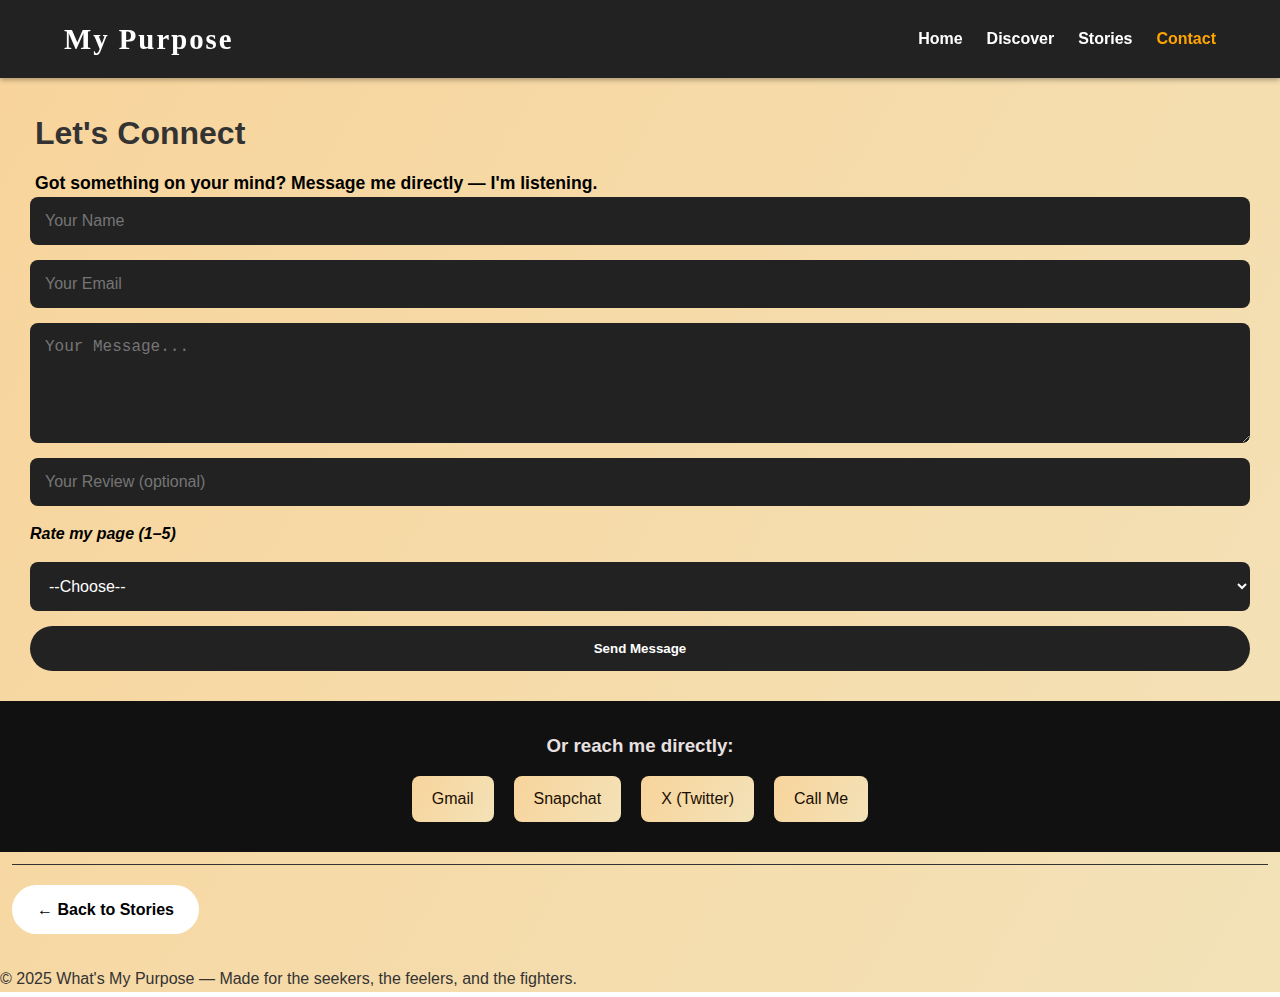
<file: contact.html>
<!DOCTYPE html>
<html lang="en">
<head>
  <meta charset="UTF-8" />
  <meta name="viewport" content="width=device-width, initial-scale=1" />
  <title>What's My Purpose? - Contact</title>
 <link rel="stylesheet" href="styles/contact.css">
</head>
<body>
  <header>
    <nav>
      <h1 class="logo">My Purpose</h1>
      <ul>
        <li><a href="index.html">Home</a></li>
         <li><a href="discover.html">Discover</a></li>
        <li><a href="stories.html">Stories</a></li>
        <li><a href="contact.html" class="active">Contact</a></li>
      </ul>
    </nav>
  </header>
<section class="contact-form-section">
  <div class="contact-intro">
    <h1>Let's Connect</h1>
    <p>Got something on your mind? Message me directly — I'm listening.</p>
  </div>
  <form id="contactForm">
    <input type="text" id="name" placeholder="Your Name" required>
    <input type="email" id="email" placeholder="Your Email" required>
    <textarea id="message" rows="5" placeholder="Your Message..." required></textarea>

    <input type="text" id="review" placeholder="Your Review (optional)">
    
    <label for="rating" class="rating">Rate my page (1–5)</label>
    <select id="rating">
      <option value="">--Choose--</option>
      <option value="5">5 - Excellent</option>
      <option value="4">4 - Great</option>
      <option value="3">3 - Good</option>
      <option value="2">2 - Fair</option>
      <option value="1">1 - Poor</option>
    </select>

    <button type="submit">Send Message</button>
  </form>
</section>

<section class="contact-socials">
  <h3>Or reach me directly:</h3>
  <div class="social-icons">
    <a href="mailto:angelsenzy12@gmail.com" title="Gmail">Gmail</a>
    <a href="https://snapchat.com/t/cda68Rj9" target="_blank" title="Snapchat">Snapchat</a>
    <a href="https://x.com/senzywf?s=21" target="_blank" title="X (Twitter)">X (Twitter)</a>
    <a href="tel:‪+2347078693662‬" title="Phone">Call Me</a>
  </div>
</section>

   <!-- Bottom Navigation -->
   <div class="bottom-links">
    <a href="stories.html" class="btn-link">← Back to Stories</a>
  </div>

    <footer>
    <p>&copy; 2025 What's My Purpose — Made for the seekers, the feelers, and the fighters.</p>
  </footer>

  <script>
      
      document.getElementById('contactForm').addEventListener('submit', function(e) {
    e.preventDefault();
  
    const name = document.getElementById('name').value.trim();
    const email = document.getElementById('email').value.trim();
    const message = document.getElementById('message').value.trim();
    const review = document.getElementById('review').value.trim();
    const rating = document.getElementById('rating').value;
  
    const mailto = `mailto:angelsenzy12@gmail.com?subject=New Contact from ${name}&body=
  Name: ${name}%0DEmail: ${email}%0DMessage: ${message}%0DReview: ${review}%0DRating: ${rating}`;
  
    window.location.href = mailto;
  });
  
  </script>
</body>
</html>
</file>
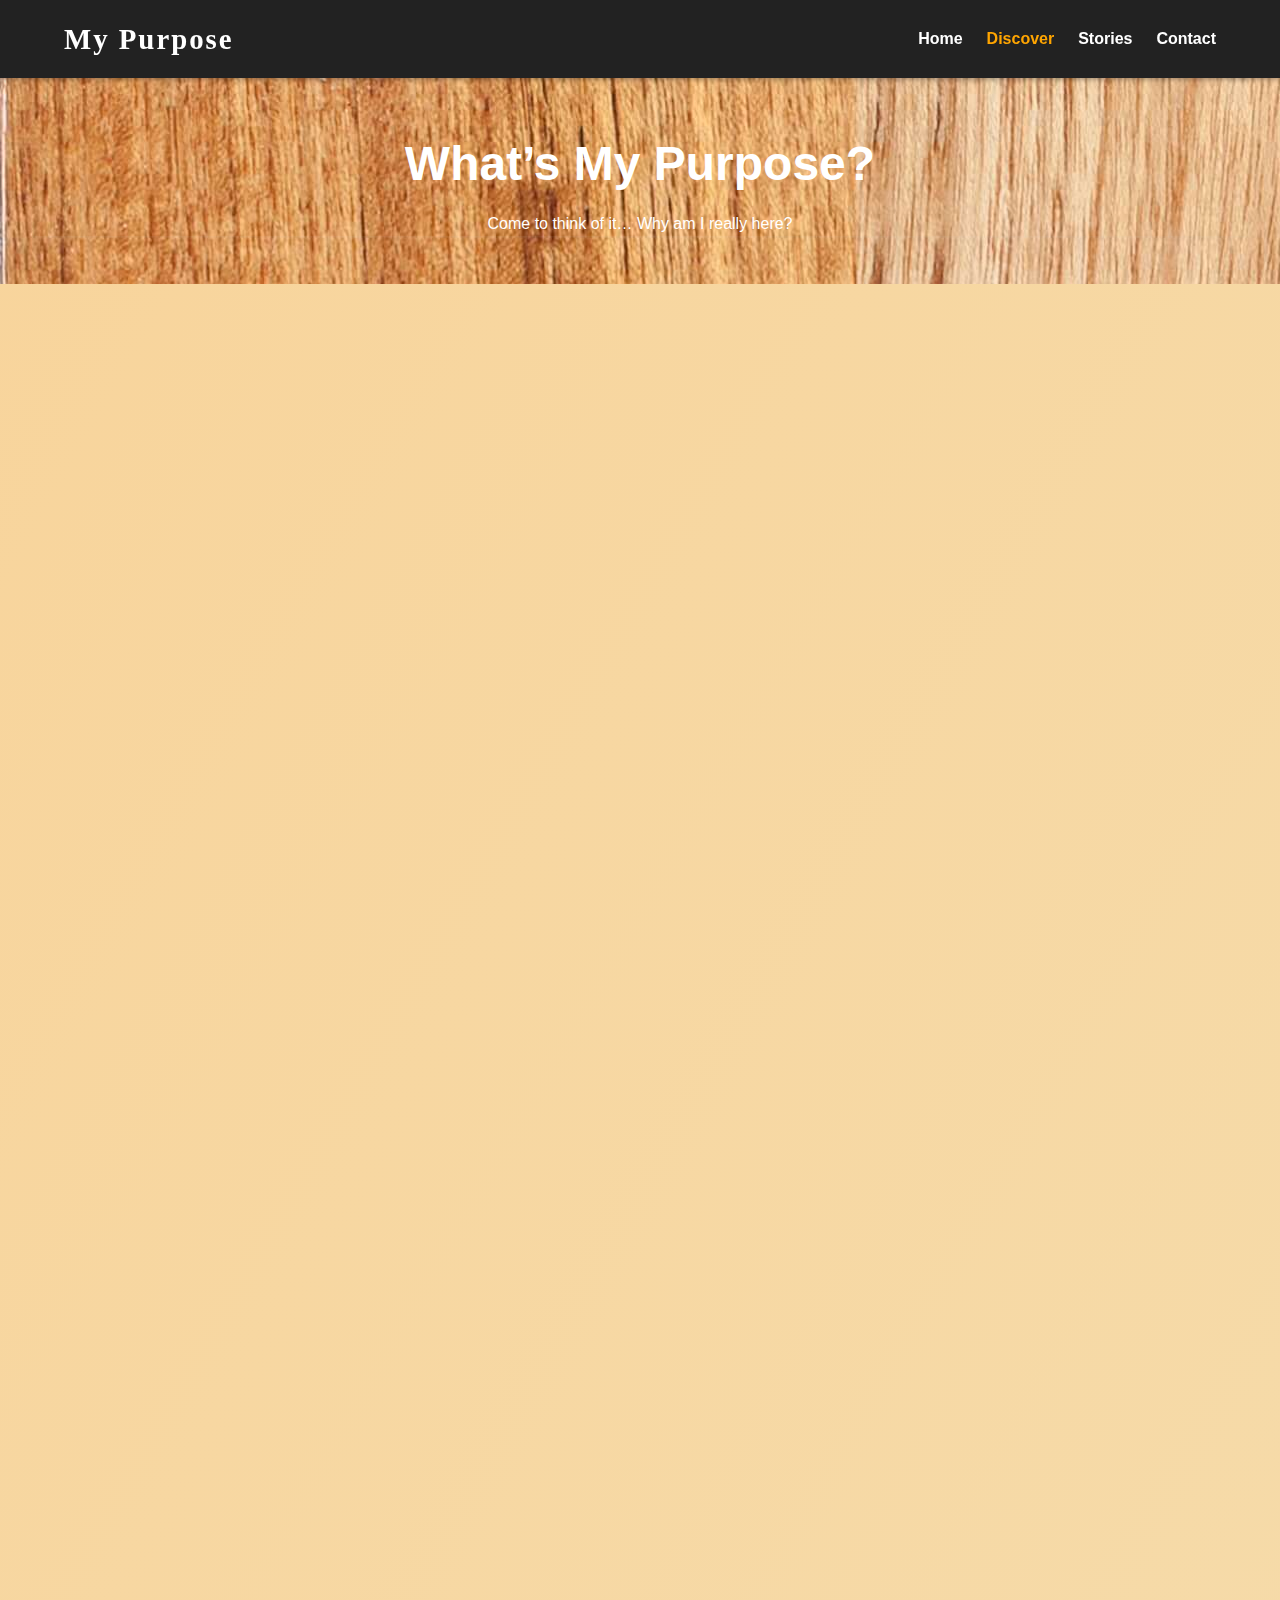
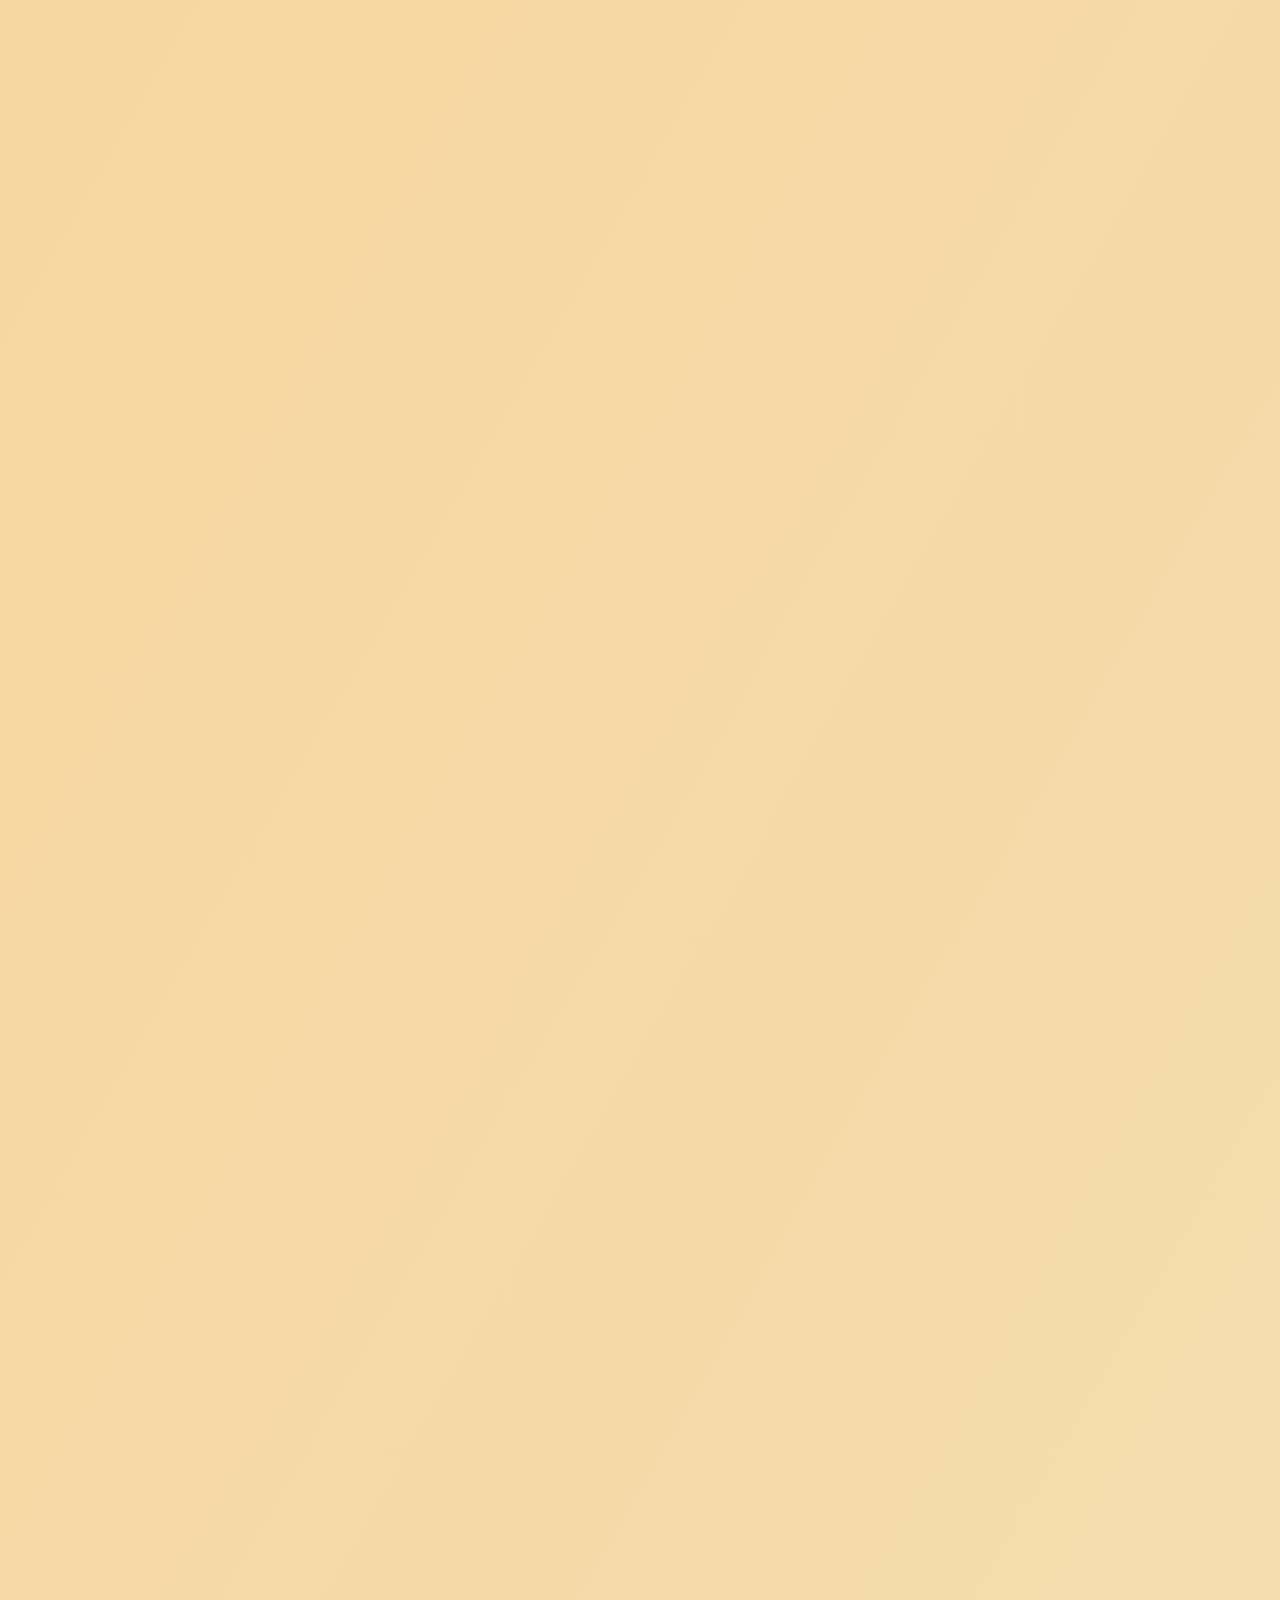
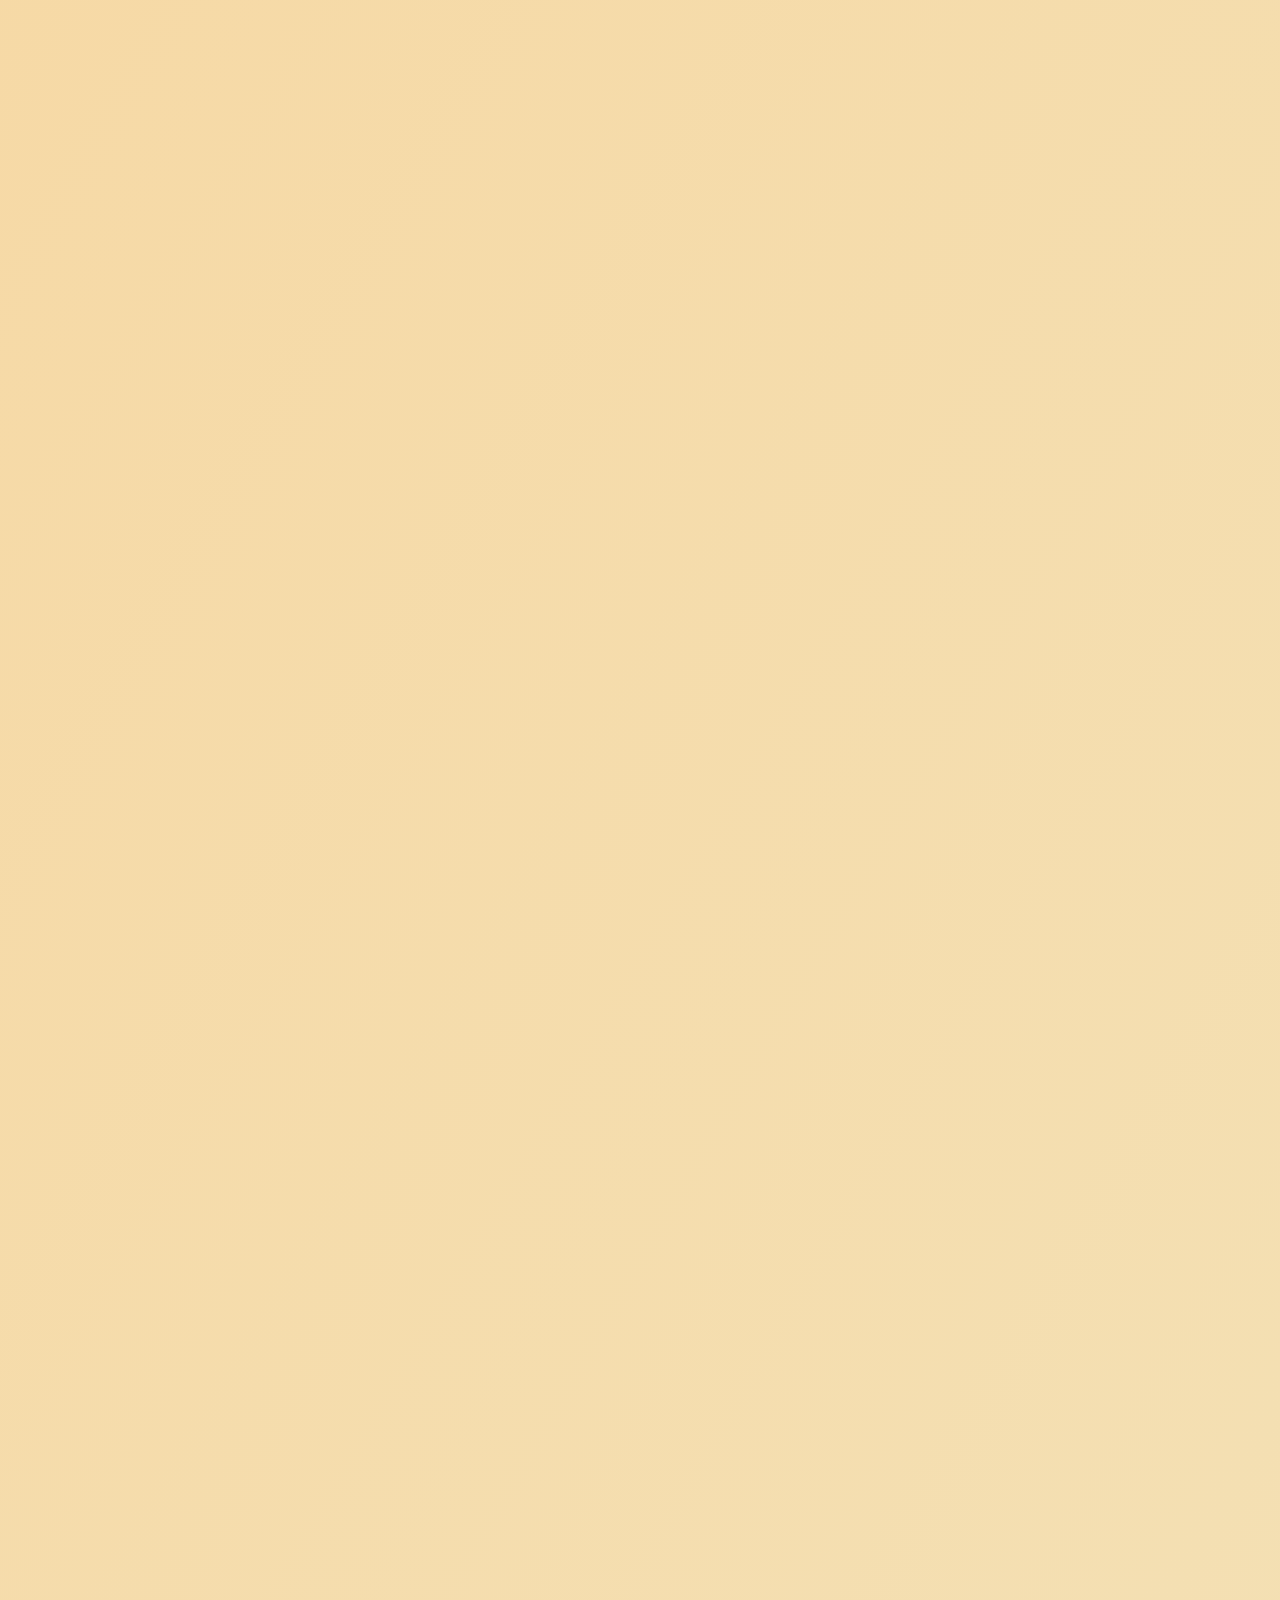
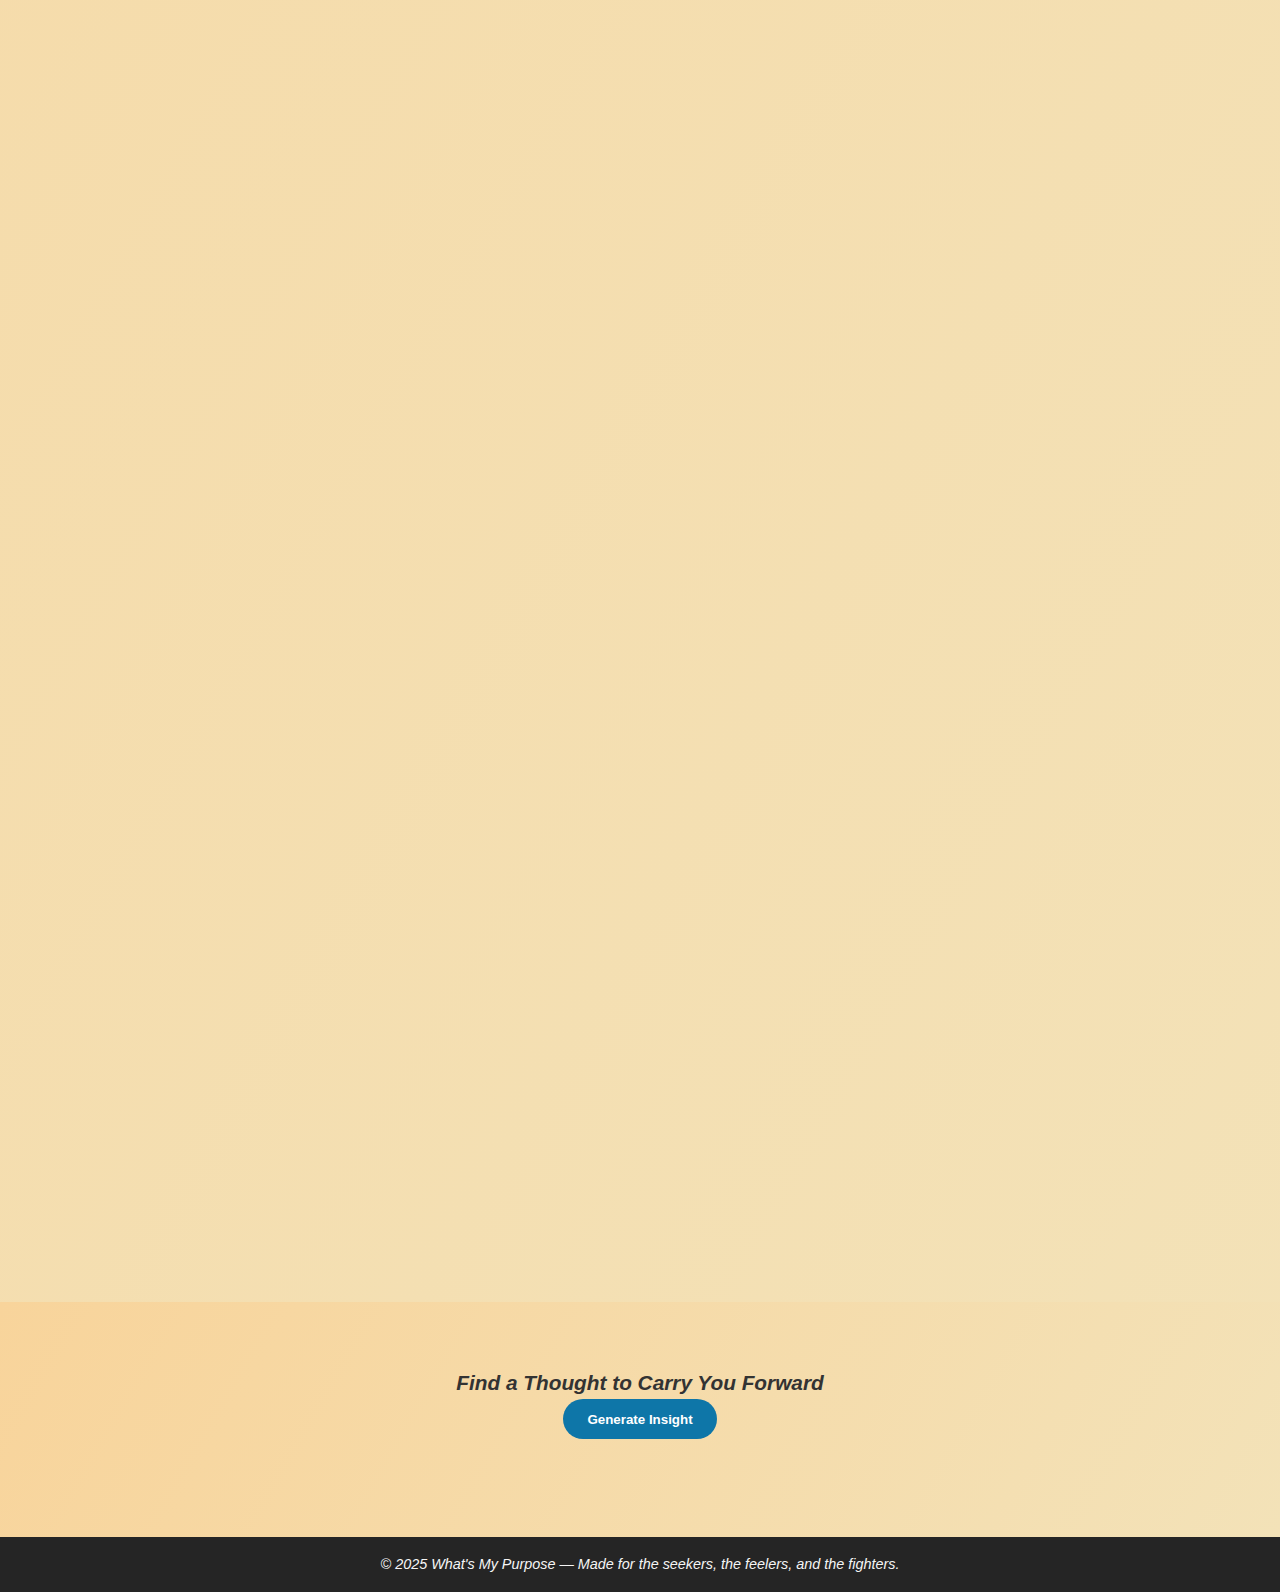
<file: discover.html>
<!DOCTYPE html>
<html lang="en">
<head>
  <meta charset="UTF-8" />
  <meta name="viewport" content="width=device-width, initial-scale=1" />
  <title>What's My Purpose? - Discover</title>
  <link rel="stylesheet" href="styles/discover.css" />
</head>
<body>
  <header>
    <nav>
      <h1 class="logo">My Purpose</h1>
      <ul>
        <li><a href="index.html">Home</a></li>
        <li><a href="discover.html" class="active">Discover</a></li>
        <li><a href="stories.html">Stories</a></li>
        <li><a href="contact.html">Contact</a></li>
      </ul>
    </nav>
  </header>

 <section class="hero-section" style="background-image: url(images/maria-kovalets-AE84zZ5C1Ws-unsplash\ \(1\).jpg);">
    <div class="hero-text">
      <h2>What’s My Purpose?</h2>
      <p>Come to think of it… Why am I really here?</p>
    </div>
  </section>

  <section class="content-section fade-in">
   <div class="text-block">
    <h3>What’s My Purpose?</h3>
      <p>
        We all arrive here carrying questions we rarely say out loud.  
        <strong>Why am I here?,</strong>  
        <strong>What am I really meant to do?,</strong>  
        Are we just surviving days, chasing bills, scrolling through highlight reels, hoping something finally feels like "enough"?  
        <br/>
        Deep down, something calls out not louder, but deeper. A restlessness, a knowing.  
        It shows up in quiet moments when no one is watching. When the noise fades and you wonder if there’s more to you than what you do.  
        <strong>Your purpose isn’t hidden from you. It’s hidden in you.</strong>  
        You’re not just a body moving through time. You’re a soul in search of expression.  
        And every experience you’ve had the joy, the trauma, the failures might just be preparing you to live it out.  
        <br/>
        Purpose isn’t about fame or being perfect.  
        It’s about alignment.  
        It’s about waking up to yourself.  
        <strong>What if your pain is part of the compass?,</strong>  
        <strong>What if your passion is the path?</strong>  
        You don’t have to have all the answers today. But if you’re asking… then you’ve already started the journey.
      </p>
   </div>
  </section>

  <section class="content-section fade-in">
    <div class="text-block">
  <h3>The Voice Inside</h3>
    <p>
    You’ve probably heard it <em>soft, but persistent</em>.
    That subtle ache you carry in your chest when everything goes quiet.
    The whisper that tells you there’s <strong>more to this life</strong> than what you’re doing right now.
    That this cycle <em>wake, work, scroll, sleep</em>wasn’t all you were made for.Sometimes it sounds like a question you can't silence:<strong>“Is this it?”</strong>
    Sometimes it feels like a slow burn in your stomach when you watch someone else walk boldly in their light and you wonder where yours went.Or maybe it’s in the silence after you laugh with your friends, and a strange emptiness creeps in.You’ve tried to drown it out with noise.Music. Social media. Hustle. Distractions.But that <strong>buried voice</strong> doesn’t leave it only grows louder in the still moments.<br>

    <strong>That voice is not your enemy.</strong>
    It’s your soul reminding you of the life you were meant to live.A life that carries weight. A life that leaves a mark.
    A life that has <strong>meaning beyond survival</strong>.You are not crazy for wanting more.
    You are not weak for questioning everything.
    You are not lost <em>you’re listening</em>.

    <strong>Pay attention to that voice.</strong><br>
    It’s been trying to guide you through the fog, through the noise, through the fear.<br>
    It’s been waiting for you to finally sit still and say:<br>
    <strong>“Okay. I’m ready to listen.”</strong><br>

    And when you do, you’ll realize — <strong>purpose has always been whispering your name.</strong>
  </p>

    </div>
  </section>

  <section class="content-section fade-in">
    <div class="text-block">
  <h3>The Myths That Break Us</h3>
  <p>
    We’ve been fed so many lies, and we swallowed them because they sounded safe.That <strong>purpose is a job title</strong>. That you have to know everything by 21.That if you haven’t figured it out by 25, you’ve failed at life.
    That it’s only for the lucky ones, the loud ones, the ones with big platforms.
    That unless you're famous or flawless, you don't matter.But <strong>those are myths</strong> soft chains wrapped in pretty words.
    The truth? <strong>Your purpose isn’t limited to your job, your degree, or your résumé.</strong>
    It doesn’t need permission. It doesn’t need perfection. And it definitely doesn’t need you to perform.Purpose is not some grand event waiting at the end of a straight road.
    <strong>It lives in the small</strong> in the way you show up for others.
    In your resilience after disappointment. In the compassion you carry for people no one sees.<br>

    You don’t have to chase purpose like it’s running away from you.
    You discover it when you begin to show up as your <strong>truest self</strong> not your loudest, not your most curated, but your most <em>honest</em>.<strong>Purpose is not a destination</strong>. It's a posture. A perspective. A pattern of love and meaning stitched into your daily life.
    It’s the weight in your voice when you say, “I’m here. I matter. I was made for this.”<br>

    The myths break us. But the truth rebuilds us. Every time.
  </p>
    </div>
</section>

  <section class="content-section fade-in">
    <div class="text-block">
  <h3>I Ask God…</h3>
  <p>
    There are nights I lie awake, staring at the ceiling like it holds the answer to everything I can’t say out loud.  
    I whisper into the silence—<em>“God, what’s my purpose?”</em>  
    Not in some grand, dramatic way, but the kind that aches quietly in your chest when no one’s watching.

    <br>
    Sometimes it feels like I’m moving through life, doing what’s expected, what looks right, what feels safe 
    and yet, there’s this voice, soft but stubborn, asking:  
    <strong>“Is this all? Is this why I’m here?”</strong>

    <br>
    I’ve tried to ignore it. Buried it under busyness. Laughed over it. Slept on it.  
    But the truth always waits. Purpose is patient like that.  
    It waits for the moment I finally sit with myself long enough to listen.

    <br>
    I’ve asked God why I feel things so deeply. Why I care so much it hurts.  
    Why I don’t fit into boxes. Why I’m drawn to things that don’t make sense to anyone but me.  
    And you know what? I haven’t heard thunder or angels.  
    But I’ve started hearing myself.

    <br>
    Maybe purpose isn't some treasure we dig up all at once.  
    Maybe it’s a trail of quiet yeses, gentle steps, and brave no’s.  
    Maybe it’s the way your chest lifts when you speak truth.  
    Maybe it’s that thing you do that makes others feel seen.  
    Maybe it’s buried under all the lies we’ve been told about who we’re supposed to be.

    <br>
    Some days, I still don’t know the full picture.  
    But I’m starting to believe that asking the question… is part of the answer.  
    If you’re here, reading this, with a heart that’s heavy but hungry for more —  
    you’re not lost. You’re searching. And there’s purpose in that too.

    <br>
    So don’t rush. Don’t panic. Don’t compare.  
    Just breathe. Feel. Ask again.  
    <em>“God, why did You put me here?”</em>  
    He hears you. And He’s not hiding from you.
  </p>
</div>
  </section>

  <section class="content-section fade-in">
    <div class="text-block">
   <h3>Pain As a Map</h3>
  <p>
    Pain isn’t just something to survive. It’s a messenger, a pointer, a silent map waiting to be read. The moments that broke you weren’t random they often reveal the places your purpose can live. <strong>What hurt you most might lead you to what heals others</strong>. You don’t need to erase the past to move forward. Sometimes, it’s the <strong>scars that carry the instructions</strong>. Not for punishment, but for direction.<br>

    Think about it,the things that shattered your heart also deepened your compassion. The disappointments? They trained your discernment. The silent nights? They taught you how to hear what others ignore.<br>

    <strong>Follow what feels light</strong>. That one thing you do that makes time disappear, where your heart feels open, and your soul breathes a little easier pay attention to that. That’s joy leaving breadcrumbs.Most times, it’s not even about the answers. We search, we demand clarity, we panic in the silence. But <strong>the real shift comes when we slow down</strong>. When we get quiet enough to hear the whisper behind the chaos. That still voice that says, “You are not lost. You’re just learning the map.”<br>

    Your pain doesn’t disqualify you. <strong>It prepares you</strong>. Let it.
  </p>
    </div>
</section>

  <section class="content-section fade-in">
    <div class="text-block">
  <h3>Buried Voices, Silent Screams</h3>
  <p>
    We all carry things no one sees.  
    Thoughts we never say out loud because we’ve been taught to smile instead.  
    Feelings buried so deep, even we forget they exist until something small cracks us open.

    <br>
    Have you ever laughed in a room full of people and still felt completely invisible?  
    Have you ever felt like you’re screaming on the inside, but no sound comes out?  
    That’s what I mean by silent screams. The kind of pain you tuck behind "I'm fine."  
    The kind of exhaustion that doesn’t go away with sleep.

    <br>
    Sometimes our voices get buried under the weight of expectations.  
    Be strong. Be quiet. Be grateful. Be like them.  
    And while the world praises your strength, you’re breaking quietly   
    wondering if anyone would notice if you just stopped showing up.

    <br>
    I know what it's like to feel like you’re too much and not enough at the same time.  
    To be surrounded, but completely alone.  
    To have dreams but feel paralyzed. To carry stories no one asked to hear.  
    To want to be seen, but fear what people might find if they looked too closely.

    <br>
    But hear this: <strong>Your voice still matters.</strong>  
    Even if it shakes. Even if it’s been quiet for years. Even if it doesn’t sound like theirs.  
    There’s a reason you feel deeply.  
    There’s purpose in the ache you carry.  
    You’re not broken — you’re just becoming.

    <br>
    Sometimes, the scream isn’t meant to be heard by the world just by the One who made you.  
    God hears it. Even the buried one. Especially the buried one.  
    And sometimes, He sends you to a space like this not to fix you, but to remind you:  
    <em>“You were never alone.”</em>

    <br>
    Let this be that space.  
    A space where your buried voice can rise again.  
    Where silence turns into expression. Where the scream turns into a song.  
    And maybe, just maybe, this is the beginning of being whole again.
  </p>
</div>

  </section>

  <section class="content-section fade-in">
    <div class="text-block">
      <h3>Purpose Is Not a Place</h3>
    <p>
    Purpose is not a place you arrive at.
    It’s not a title you earn, or a single moment that defines everything.It’s not hidden at the top of a mountain or buried in some distant future where everything suddenly makes sense.No purpose is presence. It is becoming.
    It’s the quiet unfolding of your life, <strong>piece by piece, choice by choice</strong>.We often believe if we just get there the dream job, the perfect relationship, the big platform we’ll finally feel fulfilled.But <strong>what if purpose is already here?</strong><br>
    In the ordinary, unseen moments. In the battles you’ve fought in silence.
    In the way you care for others when your heart is running on empty.
    In the way you get up each morning, even when you don’t feel like it.Maybe <strong>purpose is in the seed</strong>, not the spotlight.
    In the building, not just the breakthrough.
    In the long conversations you have with yourself at 2 a.m., or the decisions you make when no one sees you.
    <em>Maybe it’s not as loud as you expected maybe it’s a whisper you’ve been trying to ignore.
    You don’t find purpose the way you find your phone.
    <strong>You grow into it.</strong>
    You discover it through fire, through beauty, through heartbreak and healing.Sometimes your greatest purpose comes from the deepest pain the very thing that broke you, now becoming what helps someone else rise.<br>
    <em>So breathe.</em><br>
    You’re not behind. You’re not late. You’re not lost.
    <strong>You’re just unfolding.</strong>
    And maybe that’s the point not to arrive, but to become.
  </p>
    </div>
  </section>

  <section class="content-section fade-in">
    <div class="text-block">
    <h3>You're Not Too Late</h3>
    <p>
      You are not behind. You are not forgotten. You are not too broken to begin again.  
      <strong>This moment right now</strong> as unsure, quiet, or chaotic as it feels might just be the beginning of something real.  
      <br/>
      The world moves fast and loud, convincing us that if we don’t have it all figured out, we’ve failed. But purpose isn’t a finish line.  
      It’s not a title or a trophy.  
      <strong>It’s a rhythm. A becoming. A slow unfolding.</strong>
      <br/>
      You don’t have to rush. You don’t need everyone to understand.  
      You just need to stay close to your soul’s whisper. That inner voice that keeps nudging you to pause, to realign, to return.  
      <strong>That voice is still speaking. Don’t ignore it.</strong>
      <br/>
       <em>This page, these words,</em> let them be your pause. Let them remind you that <em>healing, clarity, direction</em> often arrive when we finally sit with ourselves long enough to hear.  
      You are <strong>not too late</strong>  you are just arriving.
    </p>
    </div>
  </section>

  <section class="quote-section">
    <div class="purpose-generator">
      <h4>Find a Thought to Carry You Forward</h4>
      <button id="generateQuoteBtn">Generate Insight</button>
      <p id="quoteDisplay"></p>
    </div>
  </section>


  <footer>
    <p>&copy; 2025 What's My Purpose — Made for the seekers, the feelers, and the fighters.</p>
  </footer>

  <script src="script/discover.js"></script>
</body>
</html>
</file>
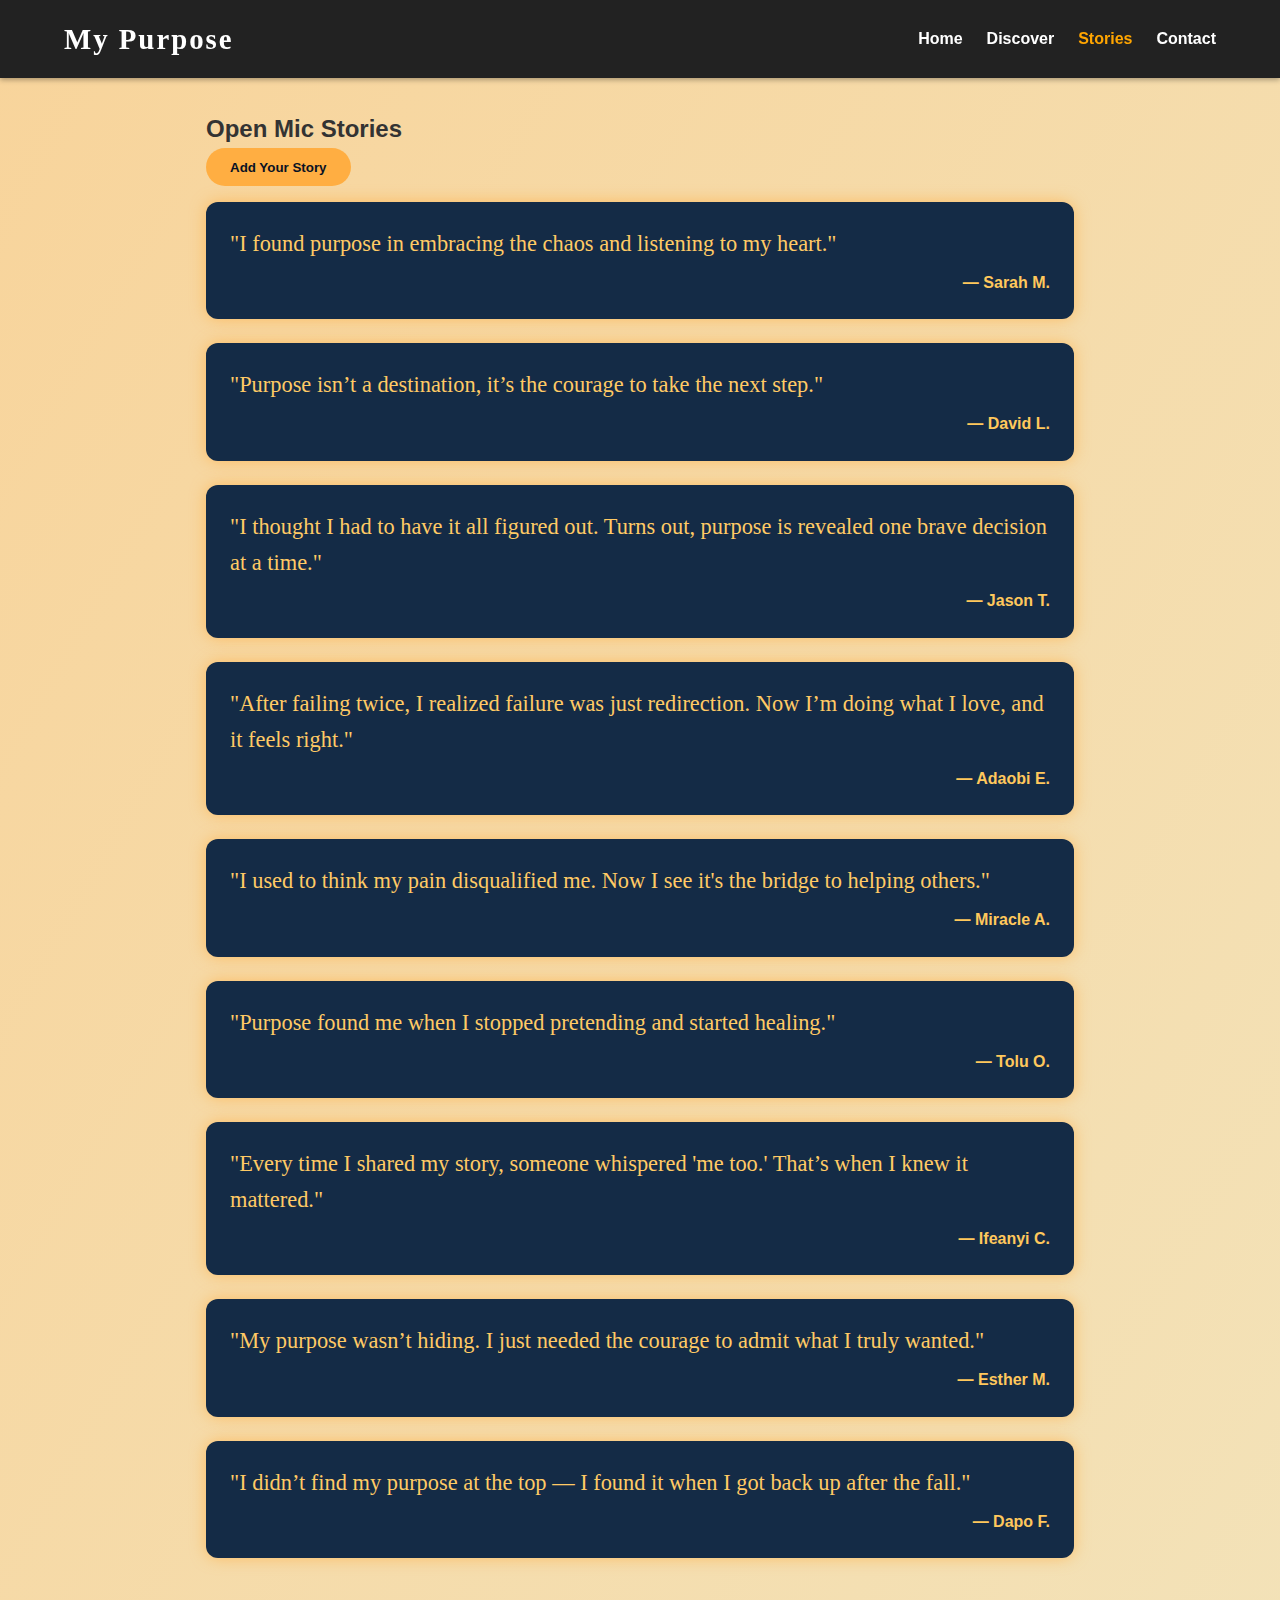
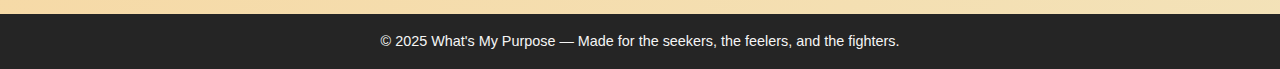
<file: stories.html>
<!DOCTYPE html>
<html lang="en">
<head>
  <meta charset="UTF-8" />
  <meta name="viewport" content="width=device-width, initial-scale=1" />
  <title>What's My Purpose? - Stories</title>
  <link rel="stylesheet" href="styles/stories.css" />
<!-- Your main JS -->
<script type="module" src="script/stories.js"></script>
</head>
<body>
  <header>
    <nav>
      <h1 class="logo">My Purpose</h1>
      <ul>
        <li><a href="index.html">Home</a></li>
        <li><a href="discover.html">Discover</a></li>
        <li><a href="stories.html" class="active">Stories</a></li>
        <li><a href="contact.html">Contact</a></li>
      </ul>
    </nav>
  </header>

  <section class="stories-list">
    <h2>Open Mic Stories</h2>

    <button id="addStoryBtn">Add Your Story</button>

    <div id="storyCardsContainer">
      <!-- Example static story cards -->
      <div class="story-card">
        <p class="story-quote">"I found purpose in embracing the chaos and listening to my heart."</p>
        <p class="story-author">— Sarah M.</p>
      </div>

      <div class="story-card">
        <p class="story-quote">"Purpose isn’t a destination, it’s the courage to take the next step."</p>
        <p class="story-author">— David L.</p>
      </div>

      <div class="story-card">
        <p class="story-quote">"I thought I had to have it all figured out. Turns out, purpose is revealed one brave decision at a time."</p>
        <p class="story-author">— Jason T.</p>
      </div>

      <div class="story-card">
        <p class="story-quote">"After failing twice, I realized failure was just redirection. Now I’m doing what I love, and it feels right."</p>
        <p class="story-author">— Adaobi E.</p>
      </div>

      <div class="story-card">
        <p class="story-quote">"I used to think my pain disqualified me. Now I see it's the bridge to helping others."</p>
        <p class="story-author">— Miracle A.</p>
      </div>

      <div class="story-card">
        <p class="story-quote">"Purpose found me when I stopped pretending and started healing."</p>
        <p class="story-author">— Tolu O.</p>
      </div>

      <div class="story-card">
        <p class="story-quote">"Every time I shared my story, someone whispered 'me too.' That’s when I knew it mattered."</p>
        <p class="story-author">— Ifeanyi C.</p>
      </div>

      <div class="story-card">
        <p class="story-quote">"My purpose wasn’t hiding. I just needed the courage to admit what I truly wanted."</p>
        <p class="story-author">— Esther M.</p>
      </div>

      <div class="story-card">
        <p class="story-quote">"I didn’t find my purpose at the top — I found it when I got back up after the fall."</p>
        <p class="story-author">— Dapo F.</p>
      </div>

    </div>
  </section>

  <!-- Modal for adding story -->
  <div id="modalOverlay">
    <div id="modal">
      <h3>Share Your Story</h3>
      <textarea id="storyText" placeholder="Write your story here..."></textarea>
      <input id="storyAuthor" type="text" placeholder="Your Name or Nickname" />
      <button id="submitStoryBtn">Submit</button>
      <button id="closeModalBtn" style="margin-left: 10px; background:#555; color:#fff;">Cancel</button>
    </div>
  </div>

  <footer>
    <p>&copy; 2025 What's My Purpose — Made for the seekers, the feelers, and the fighters.</p>
  </footer>

</body>
</html>
</file>
<file: styles/contact.css>
/* Reset & Base */
* {
  margin: 0; padding: 0; box-sizing: border-box;
}

body {
  background: linear-gradient(120deg, #f8d49b 0%, #f3e2b8 100%);
  color: #4a3f35;
   font-family: 'Segoe UI', Tahoma, Geneva, Verdana, sans-serif;
    line-height: 1.6;
    min-height: 100vh;
    display: flex;
    flex-direction: column;
     color: #333;
  }
/* Header */
header {
  background: #222;
  color: #fff;
  position: sticky;
  top: 0;
  z-index: 1000;
  box-shadow: 0 2px 5px rgba(0,0,0,0.3);
}

nav {
  max-width: 1200px;
  margin: auto;
  display: flex;
  align-items: center;
  justify-content: space-between;
  padding: 1rem 1.5rem;
}

.logo {
  font-family: 'Georgia', serif;
  font-size: 1.8rem;
  letter-spacing: 2px;
  user-select: none;
}

nav ul {
  list-style: none;
  display: flex;
  gap: 1.5rem;
}

nav a {
  color: #fff;
  text-decoration: none;
  font-weight: 600;
  transition: color 0.3s ease;
}

nav a:hover, nav a.active {
  color: #ffa500; /* orange highlight */
}
/* Header */
.main-nav {
  color: white;
  padding: 15px 10px;
  text-align: center;
  position: relative;
  z-index: 1;
  font-size: large;
}

.contact-hero {
  display: flex;
  flex-wrap: wrap;
  justify-content: space-between;
  padding: 10px;
  gap: 20px;
  background:;
  box-shadow: 0 8px 20px rgba(0, 0, 0, 0.5);
}

.contact-intro {
  flex: 1;
  min-width: 260px;
  margin-left: 5px;
}

.contact-intro h1 {
  font-size: 2rem;
  margin-bottom: 10px;
}

.contact-intro p {
  font-size: 1.1rem;
  color: black;
  font-weight: 700;
}

.contact-form-section {
  padding: 30px;
}

form {
  display: flex;
  flex-direction: column;
  gap: 15px;
}

input, textarea, select {
  padding: 15px;
  border: none;
  border-radius: 8px;
  background-color: #222;
  color: white;
  font-size: 1rem;
}

button {
  padding: 15px;
  background-color: #222;
  color: white;
  font-weight: 500;
  border: none;
  border-radius: 25px;
  font-weight: bold;
  cursor: pointer;
  transition: background 0.3s;
}

.rating {
  color: black;
  font-weight: 600;
  font-style: italic;
  font-stretch: normal;
}

button:hover {
  background-color: rgb(32, 32, 32);
  color: rgb(194, 190, 190);
}

.contact-socials {
  text-align: center;
  padding: 30px 20px;
  background-color: #111;
  color: #e9e1e1;
}

.social-icons {
  display: flex;
  flex-wrap: wrap;
  justify-content: center;
  gap: 20px;
  margin-top: 15px;
  
}

.social-icons a {
    background: linear-gradient(120deg, #f8d49b 0%, #f3e2b8 100%);
  color: #1b0f03;
  padding: 10px 20px;
  border-radius: 8px;
  transition: background 0.3s;
  text-decoration: none;
}

.social-icons a:hover {
  background: white;
  color: black;
}

.bottom-links {
  display: flex;
  justify-content: space-between;
  padding: 20px 0;
  border-top: 1px solid #333;
  margin: 12px;
}

.btn-link {
  background-color: white;
  color: #000;
  padding: 12px 25px;
  border-radius: 25px;
  text-decoration: none;
  font-weight: bold;
  transition: background 0.3s;
}

.btn-link:hover {
  background-color: black;
  color: white;
}

/* Mobile Responsiveness (600px and below) */
@media (max-width: 600px) {
  nav {
    padding: 0.6rem 0.8rem;
  }

  nav ul {
    gap: 0.8rem;
  }

  .contact-hero {
    flex-direction: column;
    align-items: center;
    text-align: center;
    gap: 15px;
  }

  .contact-intro {
    margin-left: 0;
    text-align: center;
  }

  input, textarea, select {
    width: 100%;
    padding: 12px;
  }

  button {
    padding: 12px 20px;
  }

  .contact-socials {
    padding: 20px;
  }

  .social-icons {
    flex-direction: column;
    gap: 10px;
  }

  .bottom-links {
    flex-direction: column;
    align-items: center;
  }

  .btn-link {
    width: 90%;
    font-size: 14px;
    padding: 12px;
  }
}

/* Additional small screen adjustments (for 400px and below) */
@media (max-width: 400px) {
  .contact-intro h1 {
    font-size: 1.6rem; /* Make header text smaller on very small screens */
  }

  .contact-intro p {
    font-size: 1rem; /* Adjust paragraph size for smaller screens */
  }

  .rating {
    font-size: 1rem; /* Adjust rating size */
  }

  .btn-link {
    width: 100%; /* Button full width for small screens */
  }
}
</file>
<file: styles/discover.css>
/* Reset & Base */
* {
  margin: 0; padding: 0; box-sizing: border-box;
}

body {
  background: linear-gradient(120deg, #f8d49b 0%, #f3e2b8 100%);
  color: #4a3f35;
   font-family: 'Segoe UI', Tahoma, Geneva, Verdana, sans-serif;
    line-height: 1.6;
    min-height: 100vh;
    display: flex;
    flex-direction: column;
     color: #333;
  }
/* Header */
header {
  background: #222;
  color: #fff;
  position: sticky;
  top: 0;
  z-index: 1000;
  box-shadow: 0 2px 5px rgba(0,0,0,0.3);
}

nav {
  max-width: 1200px;
  margin: auto;
  display: flex;
  align-items: center;
  justify-content: space-between;
  padding: 1rem 1.5rem;
}

.logo {
  font-family: 'Georgia', serif;
  font-size: 1.8rem;
  letter-spacing: 2px;
  user-select: none;
}

nav ul {
  display: flex;
  flex-wrap: nowrap;
  justify-content: center;
  gap: 1.5rem;
  list-style: none;
  padding: 0;
  margin: 0;
}

nav a {
  color: #fff;
  text-decoration: none;
  font-weight: 600;
  transition: color 0.3s ease;
}

nav a:hover, nav a.active {
  color: #ffa500; /* orange highlight */
}

.hero-section {
  padding: 3rem 2rem;
  background: linear-gradient(rgba(0,0,0,0.5), rgba(0,0,0,0.5)),
              url('images/.jpg') no-repeat center center/cover;
  color: white;
  text-align: center;
}

.hero-text h2 {
  font-size: 3rem;
  margin-bottom: 0.5rem;
}

.hero-text p {
  box-shadow: 1px 2px 4px rgba(214, 214, 214, 0.1);
}

.content-section {
  display: flex;
  flex-wrap: wrap;
  padding: 3rem 2rem;
  align-items: center;
  gap: 2rem;
}

.text-block {
  flex: 1;
}

.text-block h3 {
  text-align: center;
  font-family: 'Georgia', serif;
  margin-bottom: 1rem;
  font-size: 2rem;
  color:black;
}

.text-block p {
  font-size: 1.4rem;
  line-height: 1.9;
  letter-spacing: 0.3px;
  text-indent: none;
}

.image-block {
  flex: 1;
}

.image-block img {
  max-width: 300px;
  border-radius: 8px;
  overflow: hidden;

}

.quote-section {
  background: linear-gradient(120deg, #f8d49b 0%, #f3e2b8 100%);
  padding: 3rem 2rem;
  text-align: center;
  font-style: italic;
  font-size: 1.3rem;
  margin-bottom: none;
}

/* Fade-in animation */
.fade-in {
  opacity: 0;
  transform: translateY(20px);
  animation: fadeInUp 1s forwards;
}

@keyframes fadeInUp {
  to {
    opacity: 1;
    transform: translateY(0);
  }

}  


.purpose-generator {
  margin-top: 1rem;
}

.purpose-generator h3 {
  font-size: 1.8rem;
  color: #0a9396;
  margin-bottom: 0.5rem;
}

#generateQuoteBtn {
  background: #0e76a8;
  color: #fff;
  border: none;
  padding: 0.8rem 1.5rem;
  border-radius: 25px;
  font-weight: 700;
  cursor: pointer;
  transition: background 0.3s ease;
}

#generateQuoteBtn:hover {
  background: #0b5c85;
}

#quoteDisplay {
  margin-top: 1rem;
  font-size: 1.4rem;
  font-style: italic;
  color: #0e76a8;
  margin-bottom: none;
}

/* Footer */
footer {
  text-align: center;
  padding: 1rem;
  font-size: 0.9rem;
  background: #252525;
  color: #f5f5f5;
  margin-top: auto;
}

@media (max-width: 768px) {
  nav {
    flex-direction: column;
    align-items: flex-start;
    gap: 0.5rem;
  }

 nav ul {
    gap: 2rem;
  }

  nav a {
    font-size: 0.9rem;
  }
  
  .hero-text h2 {
    font-size: 2.2rem;
  }

  .hero-text p {
    font-size: 1.1rem;
  }

  .content-section {
    flex-direction: column;
    padding: 2rem 1.5rem;
  }

  .text-block p {
    font-size: 1.2rem;
  }

  .image-block img {
    max-width: 80%;
  }

  .purpose-generator h3 {
    font-size: 1.5rem;
  }

  #quoteDisplay {
    font-size: 1.2rem;
  }

  #generateQuoteBtn {
    font-size: 0.95rem;
    padding: 0.7rem 1.3rem;
  }
}

@media (max-width: 480px) {
   nav {
    padding: 1rem;
  }

  .logo {
    font-size: 1.5rem;
  }

  nav ul {
    gap: 1.8rem;
  }

  nav a {
    font-size: 0.8rem;
  }
  
  .hero-section {
    padding: 2rem 1rem;
  }

  .hero-text h2 {
    font-size: 1.8rem;
  }

  .hero-text p {
    font-size: 1rem;
  }

  .content-section {
    padding: 2rem 1rem;
  }

  .text-block h3 {
    font-size: 1.6rem;
  }

  .text-block p {
    font-size: 1.1rem;
  }

  .image-block img {
    max-width: 100%;
  }

  .quote-section {
    font-size: 1.1rem;
  }

  .purpose-generator h3 {
    font-size: 1.4rem;
  }

   footer {
    font-size: 0.8rem;
    padding: 0.8rem;}

  #generateQuoteBtn {
    font-size: 0.9rem;
    padding: 0.6rem 1.1rem;
  }

  #quoteDisplay {
    font-size: 1rem;
  }
  
}
</file>
<file: styles/stories.css>
/* Reset & Base */
* {
  margin: 0; padding: 0; box-sizing: border-box;
}

body {
  background: linear-gradient(120deg, #f8d49b 0%, #f3e2b8 100%);
  color: #4a3f35;
   font-family: 'Segoe UI', Tahoma, Geneva, Verdana, sans-serif;
    line-height: 1.6;
    min-height: 100vh;
    display: flex;
    flex-direction: column;
     color: #333;
  }

/* Header */
header {
  background: #222;
  color: #fff;
  position: sticky;
  top: 0;
  z-index: 1000;
  box-shadow: 0 2px 5px rgba(0,0,0,0.3);
}

nav {
  max-width: 1200px;
  margin: auto;
  display: flex;
  align-items: center;
  justify-content: space-between;
  padding: 1rem 1.5rem;
}

.logo {
  font-family: 'Georgia', serif;
  font-size: 1.8rem;
  letter-spacing: 2px;
  user-select: none;
}

nav ul {
  display: flex;
  flex-wrap: nowrap;
  justify-content: center;
  gap: 1.5rem;
  list-style: none;
  padding: 0;
  margin: 0;
}

nav a {
  color: #fff;
  text-decoration: none;
  font-weight: 600;
  transition: color 0.3s ease;
}

nav a:hover, nav a.active {
  color: #ffa500; /* orange highlight */
}


section {
  max-width: 900px;
  margin: 2rem auto;
  padding: 0 1rem;
}


.story-card {
  background: #142b46;
  border-radius: 12px;
  padding: 1.5rem;
  margin-bottom: 1.5rem;
  box-shadow: 0 0 15px #ffae42aa;
  transition: transform 0.3s ease;
}

.story-card:hover {
  transform: scale(1.02);
  box-shadow: 0 0 25px #ffae42cc;
}

.story-quote {
  font-family: 'Brush Script MT', cursive;
  font-size: 1.4rem;
  margin-bottom: 0.5rem;
  font-style: normal;
  color: #ffca65;
}

.story-author {
  text-align: right;
  font-weight: 700;
  color: #ffc85c;
}

#addStoryBtn {
  background: #ffae42;
  color: #091224;
  border: none;
  padding: 0.7rem 1.5rem;
  font-weight: 700;
  border-radius: 25px;
  cursor: pointer;
  margin-bottom: 1rem;
  transition: background 0.3s ease;
}

#addStoryBtn:hover {
  background: #ffc85c;
}

/* Modal Styles */
#modalOverlay {
  position: fixed;
  top: 0; left: 0; right: 0; bottom: 0;
  background: rgba(0,0,0,0.8);
  display: none;
  justify-content: center;
  align-items: center;
  z-index: 2000;
}

#modal {
  background: #142b46;
  padding: 2rem;
  border-radius: 15px;
  width: 90%;
  max-width: 400px;
  color: #ffd27f;
}

#modal textarea {
  width: 100%;
  height: 100px;
  background: #0a1624;
  border: 2px solid #ffae42;
  border-radius: 8px;
  color: #ffd27f;
  font-family: monospace;
  font-size: 1rem;
  padding: 0.5rem;
  resize: none;
}

#modal input[type="text"] {
  width: 100%;
  padding: 0.5rem;
  margin-top: 1rem;
  background: #0a1624;
  border: 2px solid #ffae42;
  border-radius: 8px;
  color: #ffd27f;
  font-size: 1rem;
}

#modal button {
  margin-top: 1rem;
  padding: 0.7rem 1.5rem;
  background: #ffae42;
  border: none;
  border-radius: 25px;
  font-weight: 700;
  cursor: pointer;
}

#modal button:hover {
  background: #ffc85c;
}

/* Footer */
footer {
  text-align: center;
  padding: 1rem;
  font-size: 0.9rem;
  background: #252525;
  color: #f5f5f5;
  margin-top: auto;
}

@media (max-width: 768px) {
  nav {
    flex-direction: column;
    align-items: flex-start;
    gap: 0.5rem;
  }

 nav ul {
    gap: 2rem;
  }

  nav a {
    font-size: 0.9rem;
  }

  .story-card {
    padding: 1.2rem;
  }

  .story-quote {
    font-size: 1.2rem;
  }

  .story-author {
    font-size: 0.95rem;
  }

  #modal {
    padding: 1.5rem;
    max-width: 90%;
  }

  #modal textarea,
  #modal input[type="text"] {
    font-size: 0.95rem;
  }

  #addStoryBtn {
    padding: 0.6rem 1.3rem;
  }

}  

@media (max-width: 480px) {
  nav {
    padding: 1rem;
  }

  .logo {
    font-size: 1.5rem;
  }

  nav ul {
    gap: 1.8rem;
  }

  nav a {
    font-size: 0.8rem;
  }

  .stories-list {
    margin-top: 100px;
  }

  section {
    padding: 0 0.8rem;
  }

  .story-card {
    padding: 1rem;
  }

  .story-quote {
    font-size: 1.05rem;
  }

  .story-author {
    font-size: 0.85rem;
  }

  footer {
    font-size: 0.8rem;
    padding: 0.8rem;}

  #modal {
    padding: 1.2rem;
  }

  #modal textarea,
  #modal input[type="text"] {
    font-size: 0.9rem;
  }

  #addStoryBtn, #modal button {
    font-size: 0.9rem;
    padding: 0.6rem 1.1rem;
  }
}
</file>
